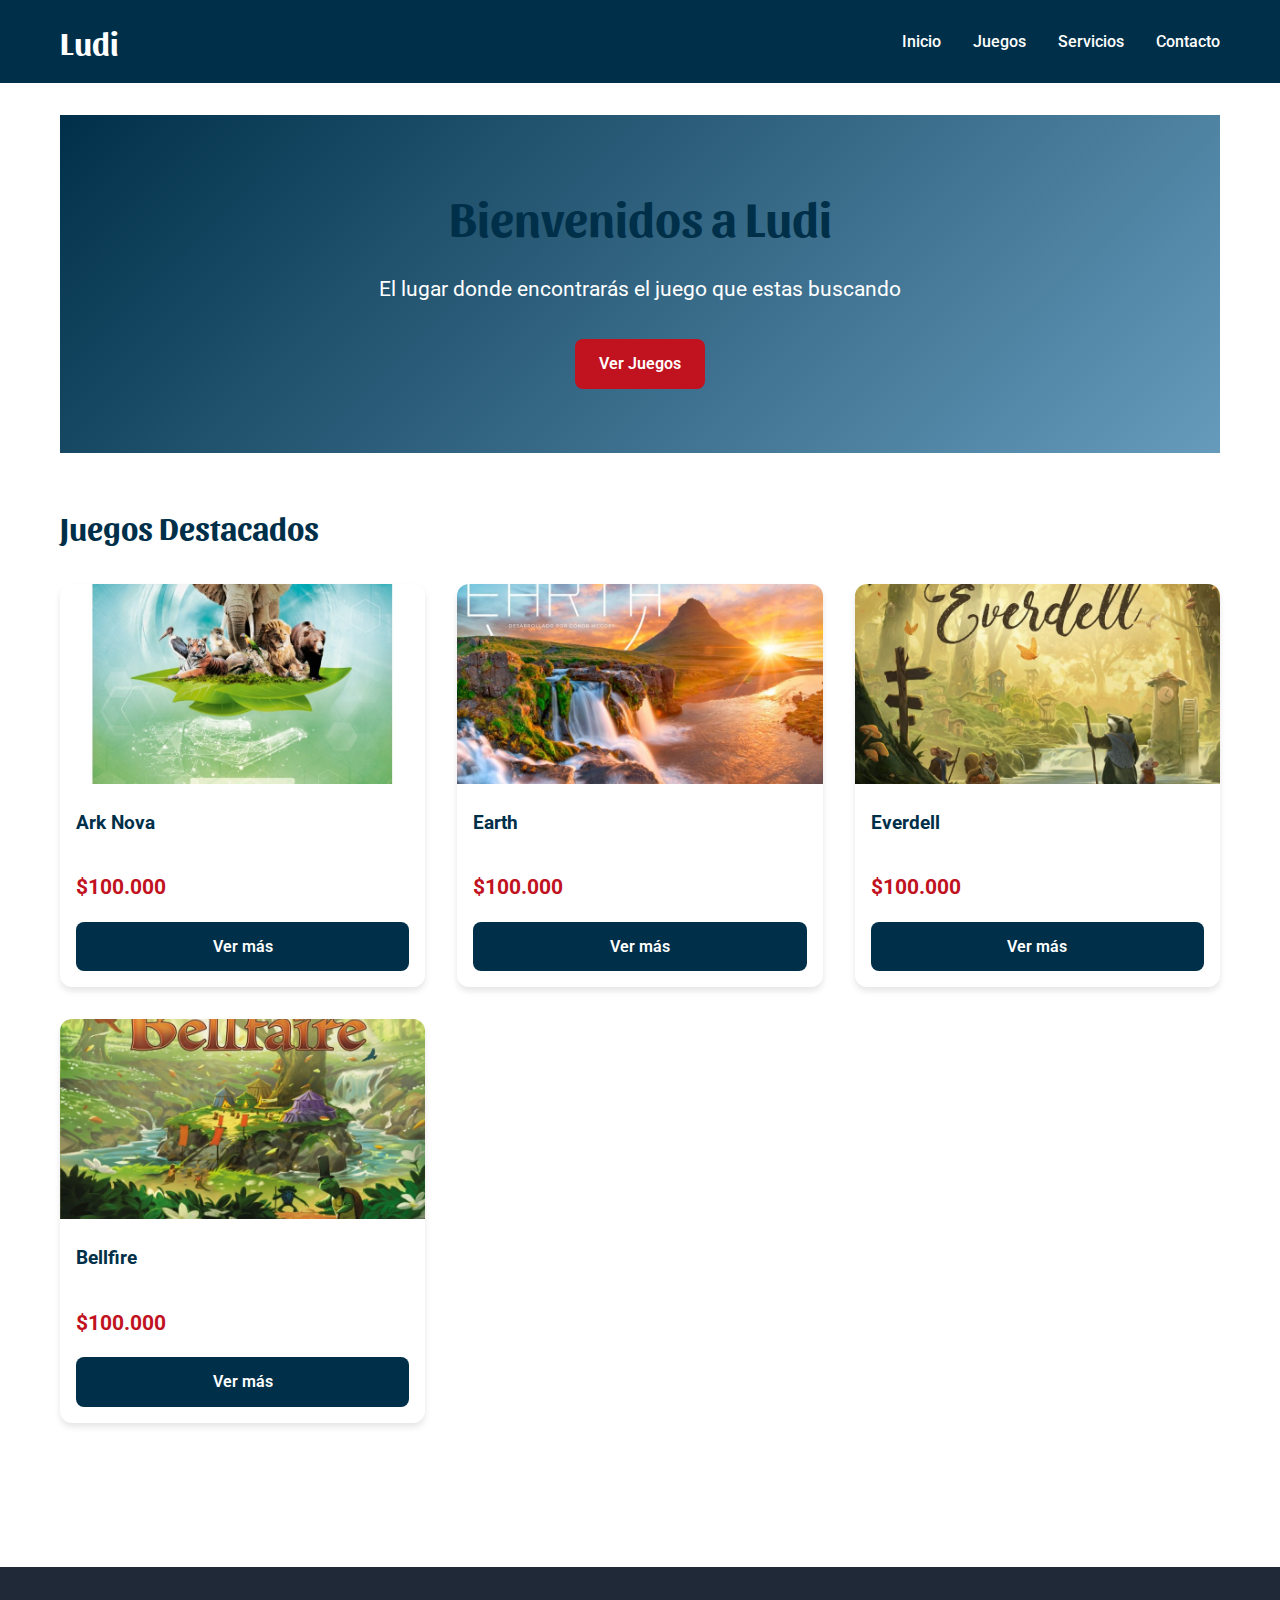
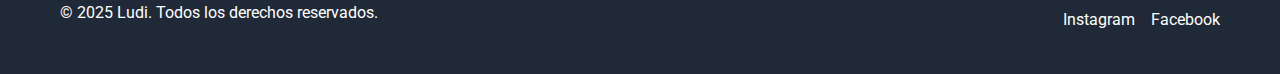
<file: index.html>
<!DOCTYPE html>
<html lang="es">
<head>
    <meta charset="UTF-8">
    <meta name="viewport" content="width=device-width, initial-scale=1.0">
    <link rel="preconnect" href="https://fonts.googleapis.com">
<link rel="preconnect" href="https://fonts.gstatic.com" crossorigin>
<link href="https://fonts.googleapis.com/css2?family=Roboto:ital,wght@0,100..900;1,100..900&family=Sansita:ital,wght@0,400;0,700;1,700;1,900&display=swap" rel="stylesheet">
    <link rel="stylesheet" href="css/style.css">
    <title>Ludi</title>
</head>
<body>
    
    <header>
        <div class="container">
    <nav>
    <div class="logo">
        <h1>Ludi</h1>
    </div>
    <ul class="menu">
        <li><a href="index.html">Inicio</a></li>
        <li><a href="productos.html">Juegos</a></li>
        <li><a href="servicios.html">Servicios</a></li>
        <li><a href="contacto.html">Contacto</a></li>
    </ul>
    </nav>
        </div>
    </header>
    <main>
        <div class="container">
        <section class="hero">
            <div class="hero-content">
            <h2>Bienvenidos a Ludi</h2>
            <p>El lugar donde encontrarás el juego que estas buscando</p>
            <a href="productos.html" class="btn-cta">Ver Juegos</a>
            </div>
        </section>
    <section class="productos-destacados">
        <h2>Juegos Destacados</h2>
        <div class="grid-productos">
            <article class="producto-card">
            <img src="imagenes/ark-nova.jpg" alt="Ark Nova">
            <h3>Ark Nova</h3>
            <p class="precio">$100.000</p>
            <a href="productos.html" class="btn-producto">Ver más</a>
            </article>
            <article class="producto-card">
            <img src="imagenes/earth.jpg" alt="Earth">
            <h3>Earth</h3>
            <p class="precio">$100.000</p>
            <a href="productos.html" class="btn-producto">Ver más</a>
            </article>
            <article class="producto-card">
            <img src="imagenes/everdell.jpg" alt="Everdell">
            <h3>Everdell</h3>
            <p class="precio">$100.000</p>
            <a href="productos.html" class="btn-producto">Ver más</a>
            </article>
            <article class="producto-card">
            <img src="imagenes/everdell-bellfaire.jpg" alt="Bellfire">
            <h3>Bellfire</h3>
            <p class="precio">$100.000</p>
            <a href="productos.html" class="btn-producto">Ver más</a>
            </article>
        </div>
    </section>
        </div>
     </main>
    <footer>
        <div class="container">
        <div class="footer-content">
            <p>&copy; 2025 Ludi. Todos los derechos reservados.</p>
            <div class="redes">
             <a href="https://instagram.com" target="_blank">Instagram</a>
            <a href="https://facebook.com" target="_blank">Facebook</a>
            </div>
        </div>
        </div>
    </footer>
</body>
</html>
</file>
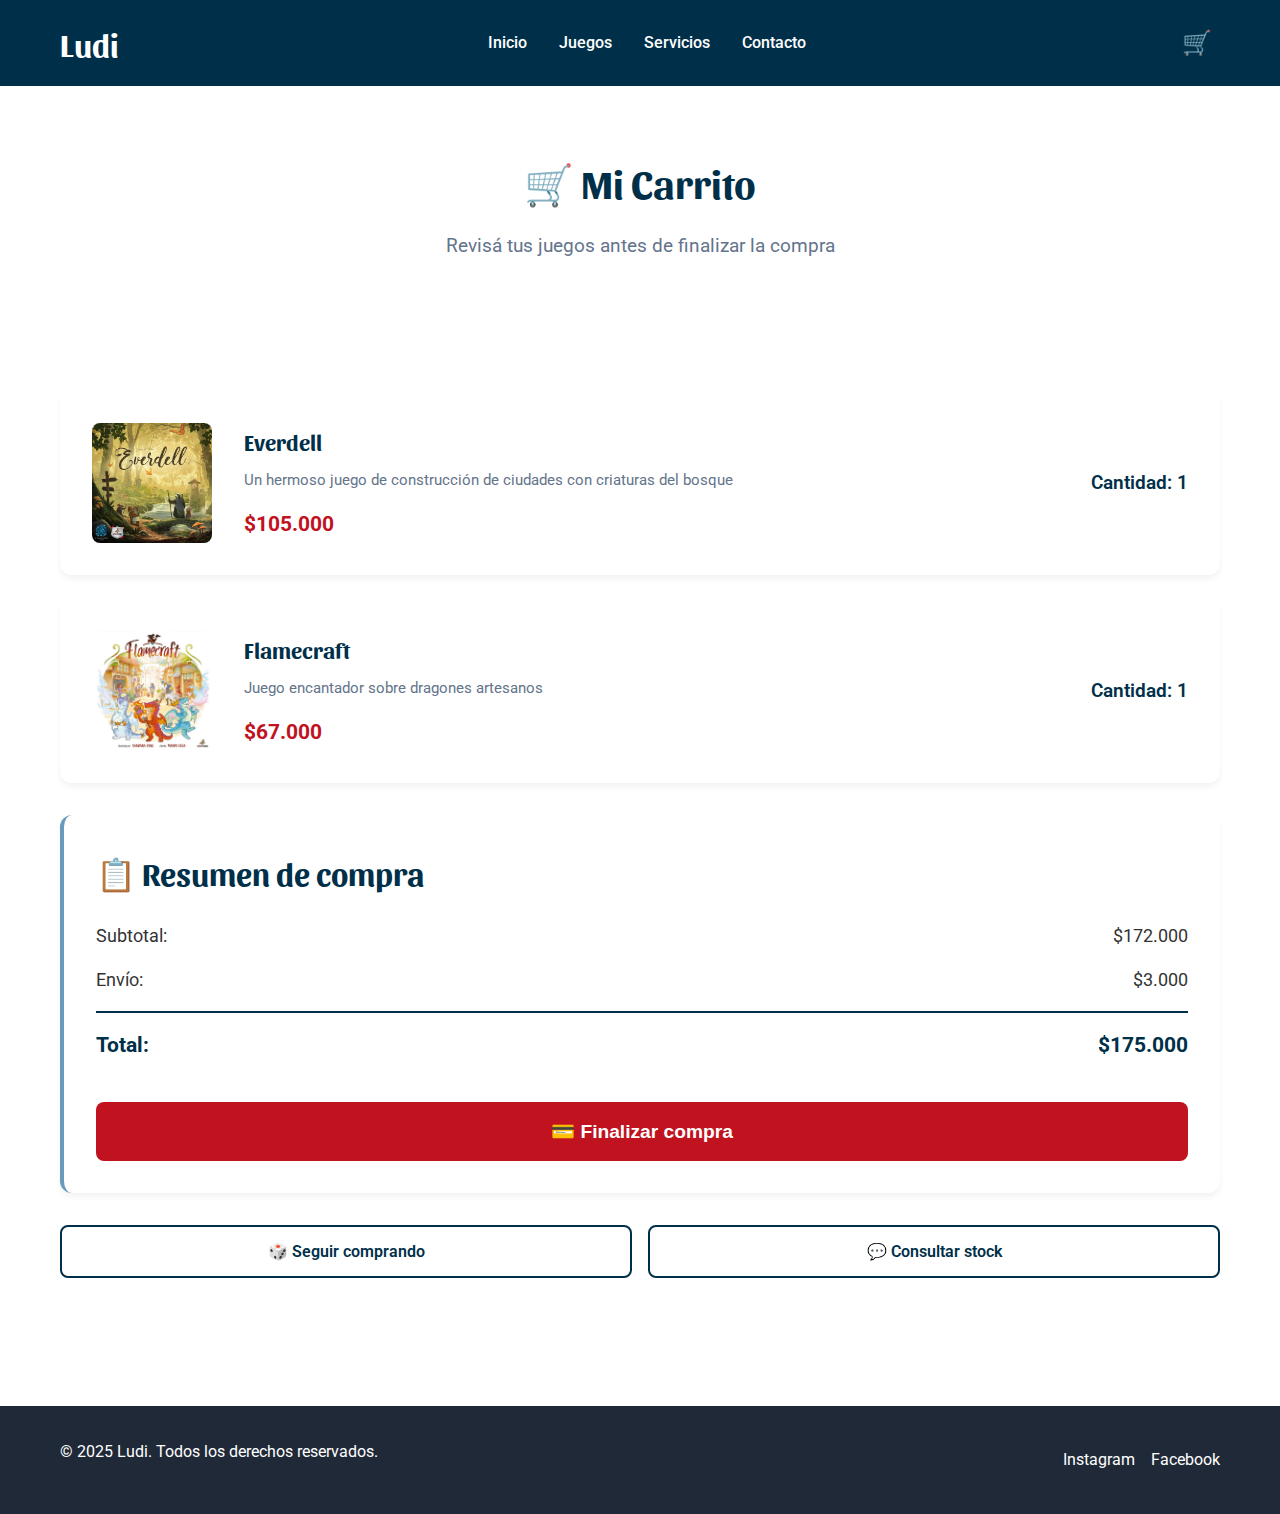
<file: carrito.html>
<!DOCTYPE html>
<html lang="es">
<head>
  <meta charset="UTF-8" />
  <meta name="viewport" content="width=device-width, initial-scale=1.0" />
  <title>Carrito - Ludi</title>
  <link rel="preconnect" href="https://fonts.googleapis.com" />
  <link rel="preconnect" href="https://fonts.gstatic.com" crossorigin />
  <link href="https://fonts.googleapis.com/css2?family=Roboto&family=Sansita:wght@700&display=swap" rel="stylesheet" />
  <link rel="stylesheet" href="css/style.css" />
</head>
<body>

  <header>
    <div class="container">
      <nav>
        <div class="logo"><h1>Ludi</h1></div>
        <ul class="menu">
          <li><a href="index.html">Inicio</a></li>
          <li><a href="productos.html">Juegos</a></li>
          <li><a href="servicios.html">Servicios</a></li>
          <li><a href="contacto.html">Contacto</a></li>
        </ul>
        <div class="nav-cart">
  <a href="carrito.html" title="Ver carrito">🛒</a>
</div>

      </nav>
    </div>
  </header>

  <main>
    <div class="container">
      <section class="page-header">
        <h1>🛒 Mi Carrito</h1>
        <p>Revisá tus juegos antes de finalizar la compra</p>
      </section>

      <div class="cart-content">
        <!-- Si el carrito estuviera vacío -->
        <!-- <div class="cart-empty">
          <div class="cart-empty-icon">🎲</div>
          <h2>Tu carrito está vacío</h2>
          <p>¡Descubrí nuestra increíble colección de juegos de mesa!</p>
          <a href="productos.html" class="btn-cta">Ver todos los juegos</a>
        </div> -->

        <!-- Lista de productos en el carrito -->
        <div class="cart-item">
          <div class="item-image">
            <img src="imagenes/everdell.jpg" alt="Everdell" />
          </div>
          <div class="item-details">
            <div class="item-name">Everdell</div>
            <div class="item-description">Un hermoso juego de construcción de ciudades con criaturas del bosque</div>
            <div class="item-price">$105.000</div>
          </div>
          <div class="quantity-display">Cantidad: 1</div>
        </div>

        <div class="cart-item">
          <div class="item-image">
            <img src="imagenes/FT_Flamecraft.jpg" alt="Flamecraft" />
          </div>
          <div class="item-details">
            <div class="item-name">Flamecraft</div>
            <div class="item-description">Juego encantador sobre dragones artesanos</div>
            <div class="item-price">$67.000</div>
          </div>
          <div class="quantity-display">Cantidad: 1</div>
        </div>

        <!-- Resumen de compra -->
        <div class="cart-summary">
          <h2>📋 Resumen de compra</h2>

          <div class="summary-row">
            <span>Subtotal:</span>
            <span>$172.000</span>
          </div>
          <div class="summary-row">
            <span>Envío:</span>
            <span>$3.000</span>
          </div>
          <div class="summary-row summary-total">
            <span>Total:</span>
            <span>$175.000</span>
          </div>

          <button class="checkout-btn">💳 Finalizar compra</button>
        </div>

        <div class="cart-actions">
          <a href="productos.html" class="action-btn">🎲 Seguir comprando</a>
          <a href="contacto.html" class="action-btn">💬 Consultar stock</a>
        </div>
      </div>
    </div>
  </main>

  <footer>
    <div class="container">
      <div class="footer-content">
        <p>&copy; 2025 Ludi. Todos los derechos reservados.</p>
        <div class="redes">
          <a href="https://instagram.com/ludi.juegos" target="_blank">Instagram</a>
          <a href="https://facebook.com" target="_blank">Facebook</a>
        </div>
      </div>
    </div>
  </footer>

</body>
</html>
</file>
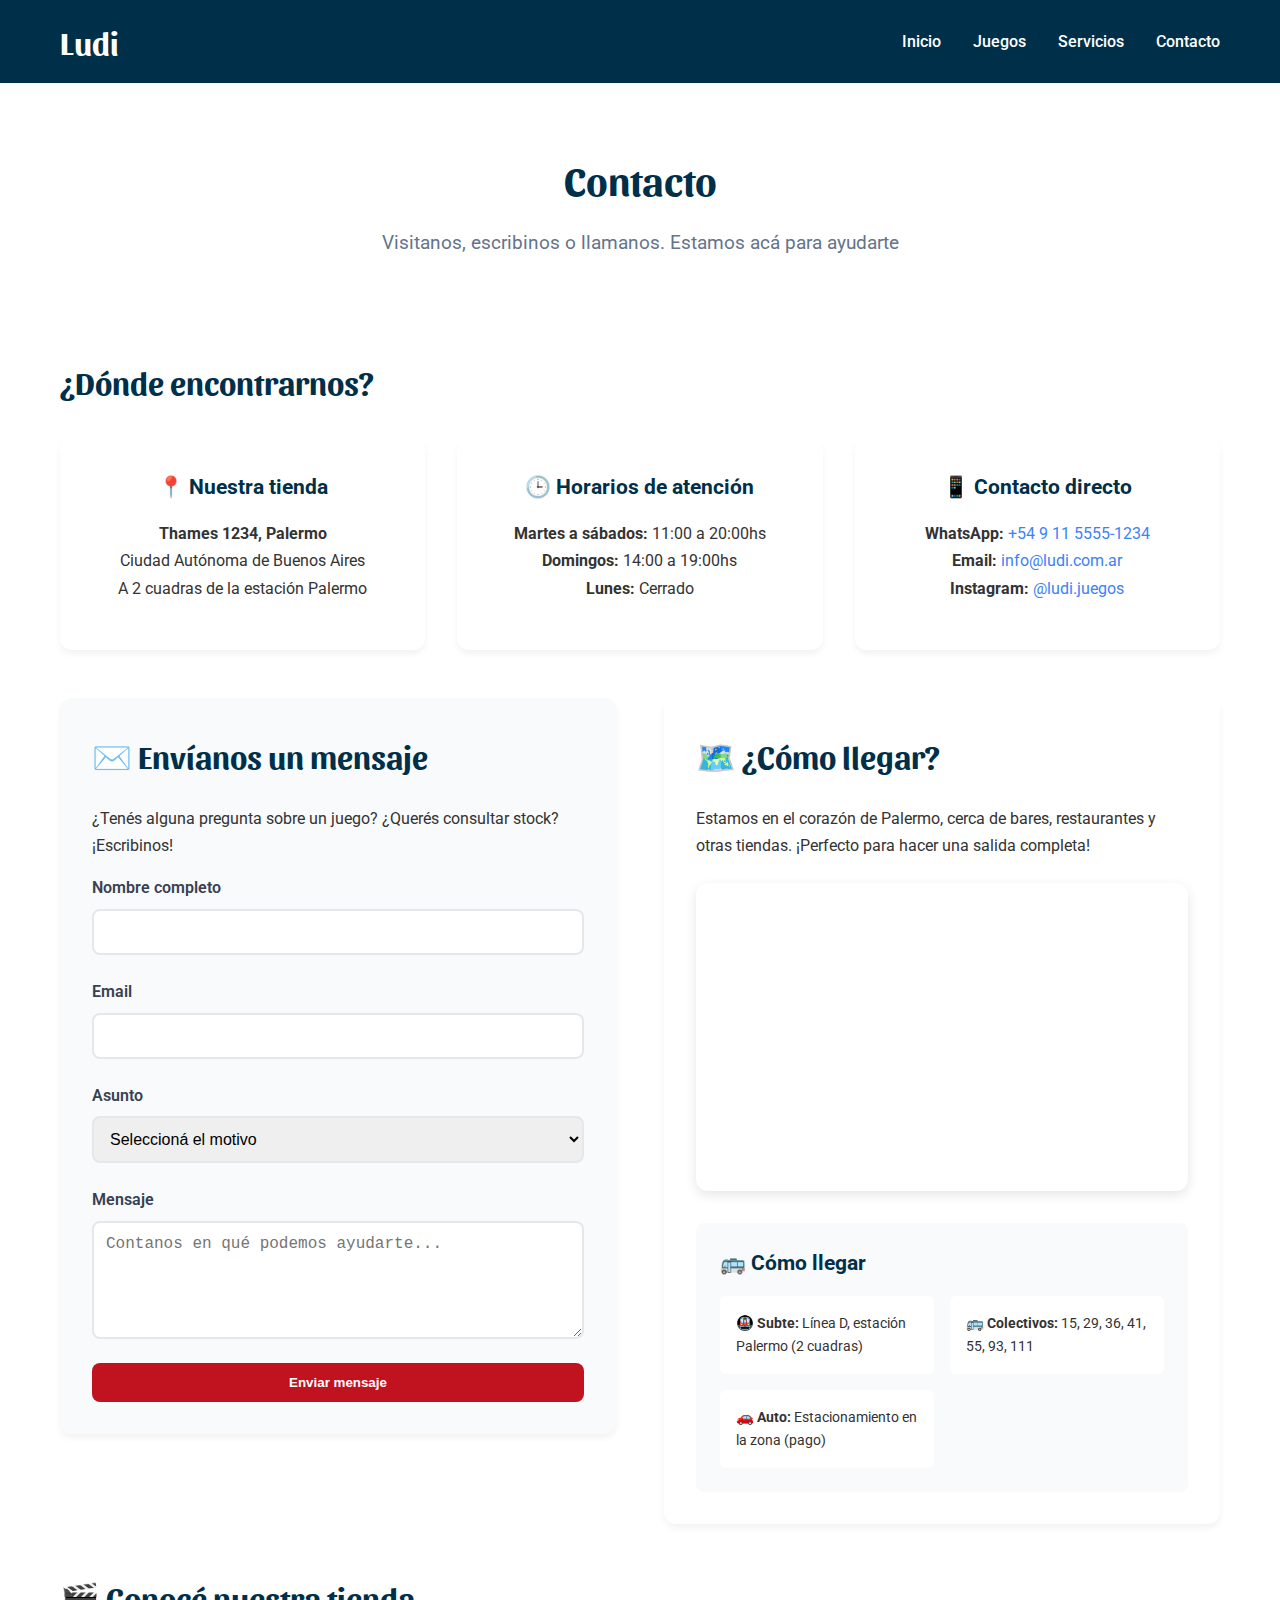
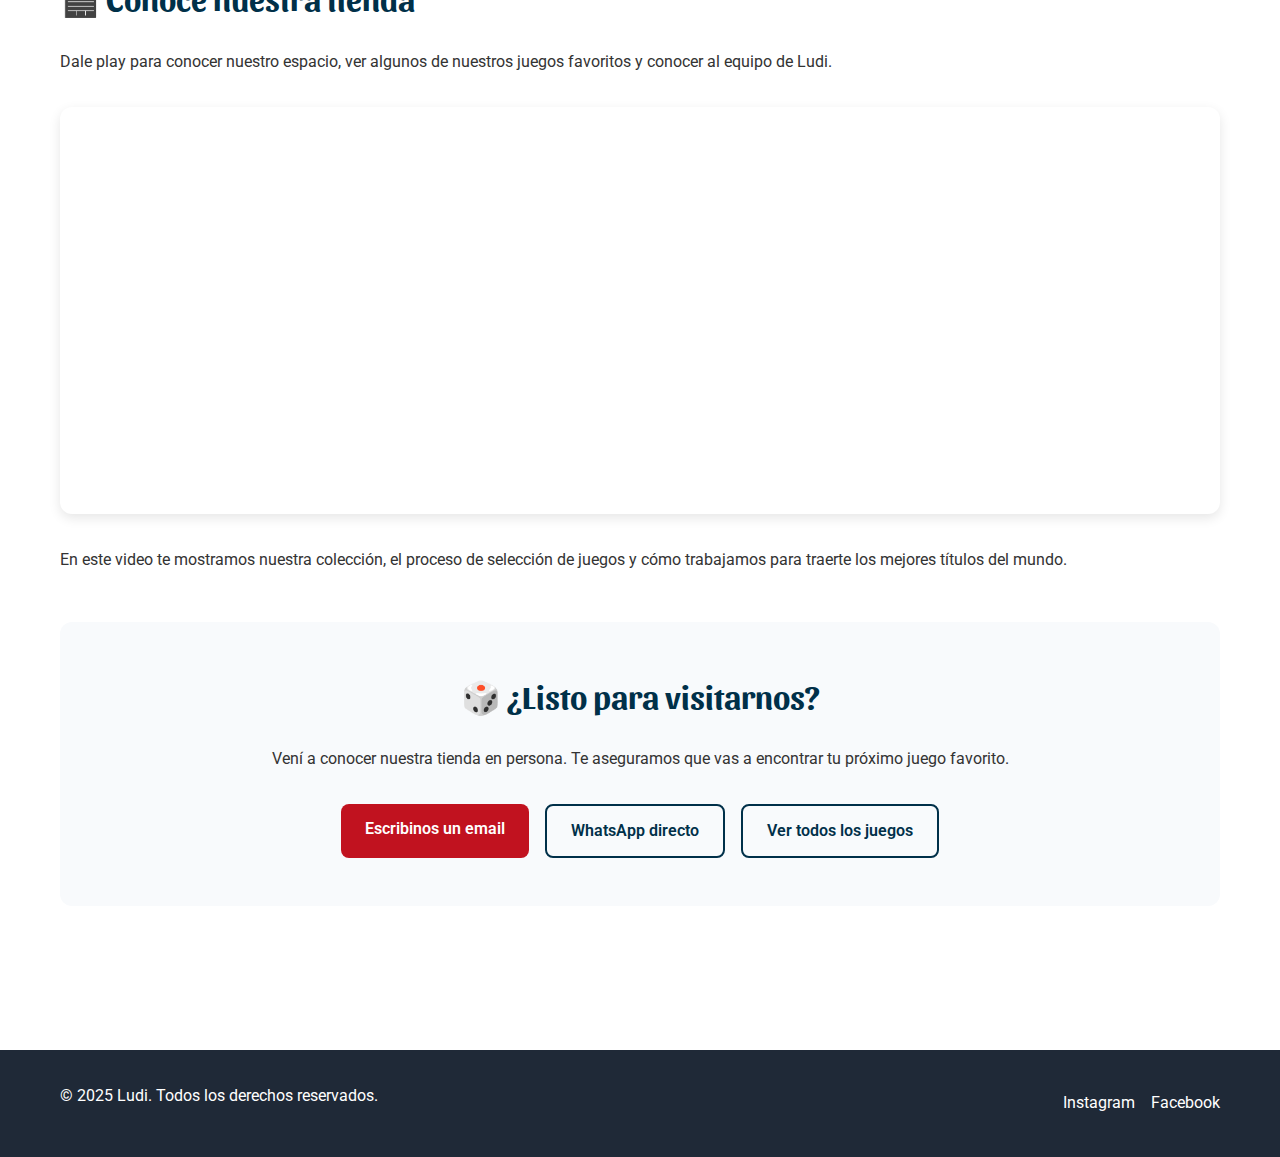
<file: contacto.html>
<!DOCTYPE html>
<html lang="es">
<head>
    <meta charset="UTF-8">
    <meta name="viewport" content="width=device-width, initial-scale=1.0">
    <link rel="preconnect" href="https://fonts.googleapis.com">
    <link rel="preconnect" href="https://fonts.gstatic.com" crossorigin>
    <link href="https://fonts.googleapis.com/css2?family=Roboto:ital,wght@0,100..900;1,100..900&family=Sansita:ital,wght@0,400;0,700;1,700;1,900&display=swap" rel="stylesheet">
    <link rel="stylesheet" href="css/style.css">
    <title>Contacto - Ludi</title>
</head>
<body>
    
    <header>
        <div class="container">
            <nav>
                <div class="logo">
                    <h1>Ludi</h1>
                </div>
                <ul class="menu">
                    <li><a href="index.html">Inicio</a></li>
                    <li><a href="productos.html">Juegos</a></li>
                    <li><a href="servicios.html">Servicios</a></li>
                    <li><a href="contacto.html">Contacto</a></li>
                </ul>
            </nav>
        </div>
    </header>

    <main>
        <div class="container">
            <section class="page-header">
                <h1>Contacto</h1>
                <p>Visitanos, escribinos o llamanos. Estamos acá para ayudarte</p>
            </section>

            <section class="info-contacto">
                <h2>¿Dónde encontrarnos?</h2>
                
                <div class="contacto-grid">
                    <div class="info-item">
                        <h3>📍 Nuestra tienda</h3>
                        <p><strong>Thames 1234, Palermo</strong><br>
                        Ciudad Autónoma de Buenos Aires<br>
                        A 2 cuadras de la estación Palermo</p>
                    </div>

                    <div class="info-item">
                        <h3>🕒 Horarios de atención</h3>
                        <p><strong>Martes a sábados:</strong> 11:00 a 20:00hs<br>
                        <strong>Domingos:</strong> 14:00 a 19:00hs<br>
                        <strong>Lunes:</strong> Cerrado</p>
                    </div>

                    <div class="info-item">
                        <h3>📱 Contacto directo</h3>
                        <p><strong>WhatsApp:</strong> <a href="https://wa.me/5491155551234" target="_blank">+54 9 11 5555-1234</a><br>
                        <strong>Email:</strong> <a href="mailto:info@ludi.com.ar" class="btn-email">info@ludi.com.ar</a><br>
                        <strong>Instagram:</strong> <a href="https://instagram.com/ludi.juegos" target="_blank">@ludi.juegos</a></p>
                    </div>
                </div>
            </section>

            <!-- NUEVO LAYOUT: Formulario y Mapa lado a lado -->
            <section class="contacto-layout">
                <!-- Formulario a la izquierda -->
                <div class="formulario-contacto">
                    <h2>✉️ Envíanos un mensaje</h2>
                    <p>¿Tenés alguna pregunta sobre un juego? ¿Querés consultar stock? ¡Escribinos!</p>
                    
                    <form class="contact-form">
                        <div class="form-group">
                            <label for="nombre">Nombre completo</label>
                            <input type="text" id="nombre" name="nombre" required>
                        </div>

                        <div class="form-group">
                            <label for="email">Email</label>
                            <input type="email" id="email" name="email" required>
                        </div>

                        <div class="form-group">
                            <label for="asunto">Asunto</label>
                            <select id="asunto" name="asunto" required>
                                <option value="">Seleccioná el motivo</option>
                                <option value="consulta-stock">Consulta de stock</option>
                                <option value="juego-demanda">Juego a demanda</option>
                                <option value="presupuesto">Solicitar presupuesto</option>
                                <option value="otro">Otro</option>
                            </select>
                        </div>

                        <div class="form-group">
                            <label for="mensaje">Mensaje</label>
                            <textarea id="mensaje" name="mensaje" rows="5" placeholder="Contanos en qué podemos ayudarte..." required></textarea>
                        </div>

                        <button type="submit" class="btn-cta">Enviar mensaje</button>
                    </form>
                </div>

                <!-- Mapa a la derecha -->
                <div class="ubicacion-mapa">
                    <h2>🗺️ ¿Cómo llegar?</h2>
                    <p>Estamos en el corazón de Palermo, cerca de bares, restaurantes y otras tiendas. ¡Perfecto para hacer una salida completa!</p>
                    
                    <div class="mapa-container">
                        <iframe 
                            src="https://www.google.com/maps/embed?pb=!1m18!1m12!1m3!1d3284.016168909334!2d-58.42847362425308!3d-34.59728037295154!2m3!1f0!2f0!3f0!3m2!1i1024!2i768!4f13.1!3m3!1m2!1s0x95bcb590c1c4e92b%3A0x68e8a1a8f1b5f5a!2sThames%201234%2C%20C1414DMT%20CABA!5e0!3m2!1ses!2sar!4v1703001234567!5m2!1ses!2sar" 
                            width="100%" 
                            height="300" 
                            style="border:0;" 
                            allowfullscreen="" 
                            loading="lazy" 
                            referrerpolicy="no-referrer-when-downgrade">
                        </iframe>
                    </div>
                    
                    <div class="transporte-info">
                        <h3>🚌 Cómo llegar</h3>
                        <div class="transporte-grid">
                            <div class="transporte-item">
                                <strong>🚇 Subte:</strong> Línea D, estación Palermo (2 cuadras)
                            </div>
                            <div class="transporte-item">
                                <strong>🚌 Colectivos:</strong> 15, 29, 36, 41, 55, 93, 111
                            </div>
                            <div class="transporte-item">
                                <strong>🚗 Auto:</strong> Estacionamiento en la zona (pago)
                            </div>
                        </div>
                    </div>
                </div>
            </section>

            <section class="video-institucional">
                <h2>🎬 Conocé nuestra tienda</h2>
                <p>Dale play para conocer nuestro espacio, ver algunos de nuestros juegos favoritos y conocer al equipo de Ludi.</p>
                
                <div class="video-container">
                    <iframe 
                        width="100%" 
                        height="400" 
                        src="https://www.youtube.com/embed/dQw4w9WgXcQ" 
                        title="Video institucional Ludi - Tienda de juegos de mesa" 
                        frameborder="0" 
                        allow="accelerometer; autoplay; clipboard-write; encrypted-media; gyroscope; picture-in-picture; web-share" 
                        allowfullscreen>
                    </iframe>
                </div>
                
                <p class="video-descripcion">En este video te mostramos nuestra colección, el proceso de selección de juegos y cómo trabajamos para traerte los mejores títulos del mundo.</p>
            </section>

            <section class="cta-final">
                <h2>🎲 ¿Listo para visitarnos?</h2>
                <p>Vení a conocer nuestra tienda en persona. Te aseguramos que vas a encontrar tu próximo juego favorito.</p>
                
                <div class="cta-buttons">
                    <a href="mailto:info@ludi.com.ar?subject=Consulta desde la web&body=Hola! Quisiera consultar sobre..." class="btn-cta">Escribinos un email</a>
                    <a href="https://wa.me/5491155551234?text=Hola! Quería consultar sobre juegos..." target="_blank" class="btn-secundario">WhatsApp directo</a>
                    <a href="productos.html" class="btn-secundario">Ver todos los juegos</a>
                </div>
            </section>
        </div>
    </main>

    <footer>
        <div class="container">
            <div class="footer-content">
                <p>&copy; 2025 Ludi. Todos los derechos reservados.</p>
                <div class="redes">
                    <a href="https://instagram.com" target="_blank">Instagram</a>
                    <a href="https://facebook.com" target="_blank">Facebook</a>
                </div>
            </div>
        </div>
    </footer>

</body>
</html>
</file>
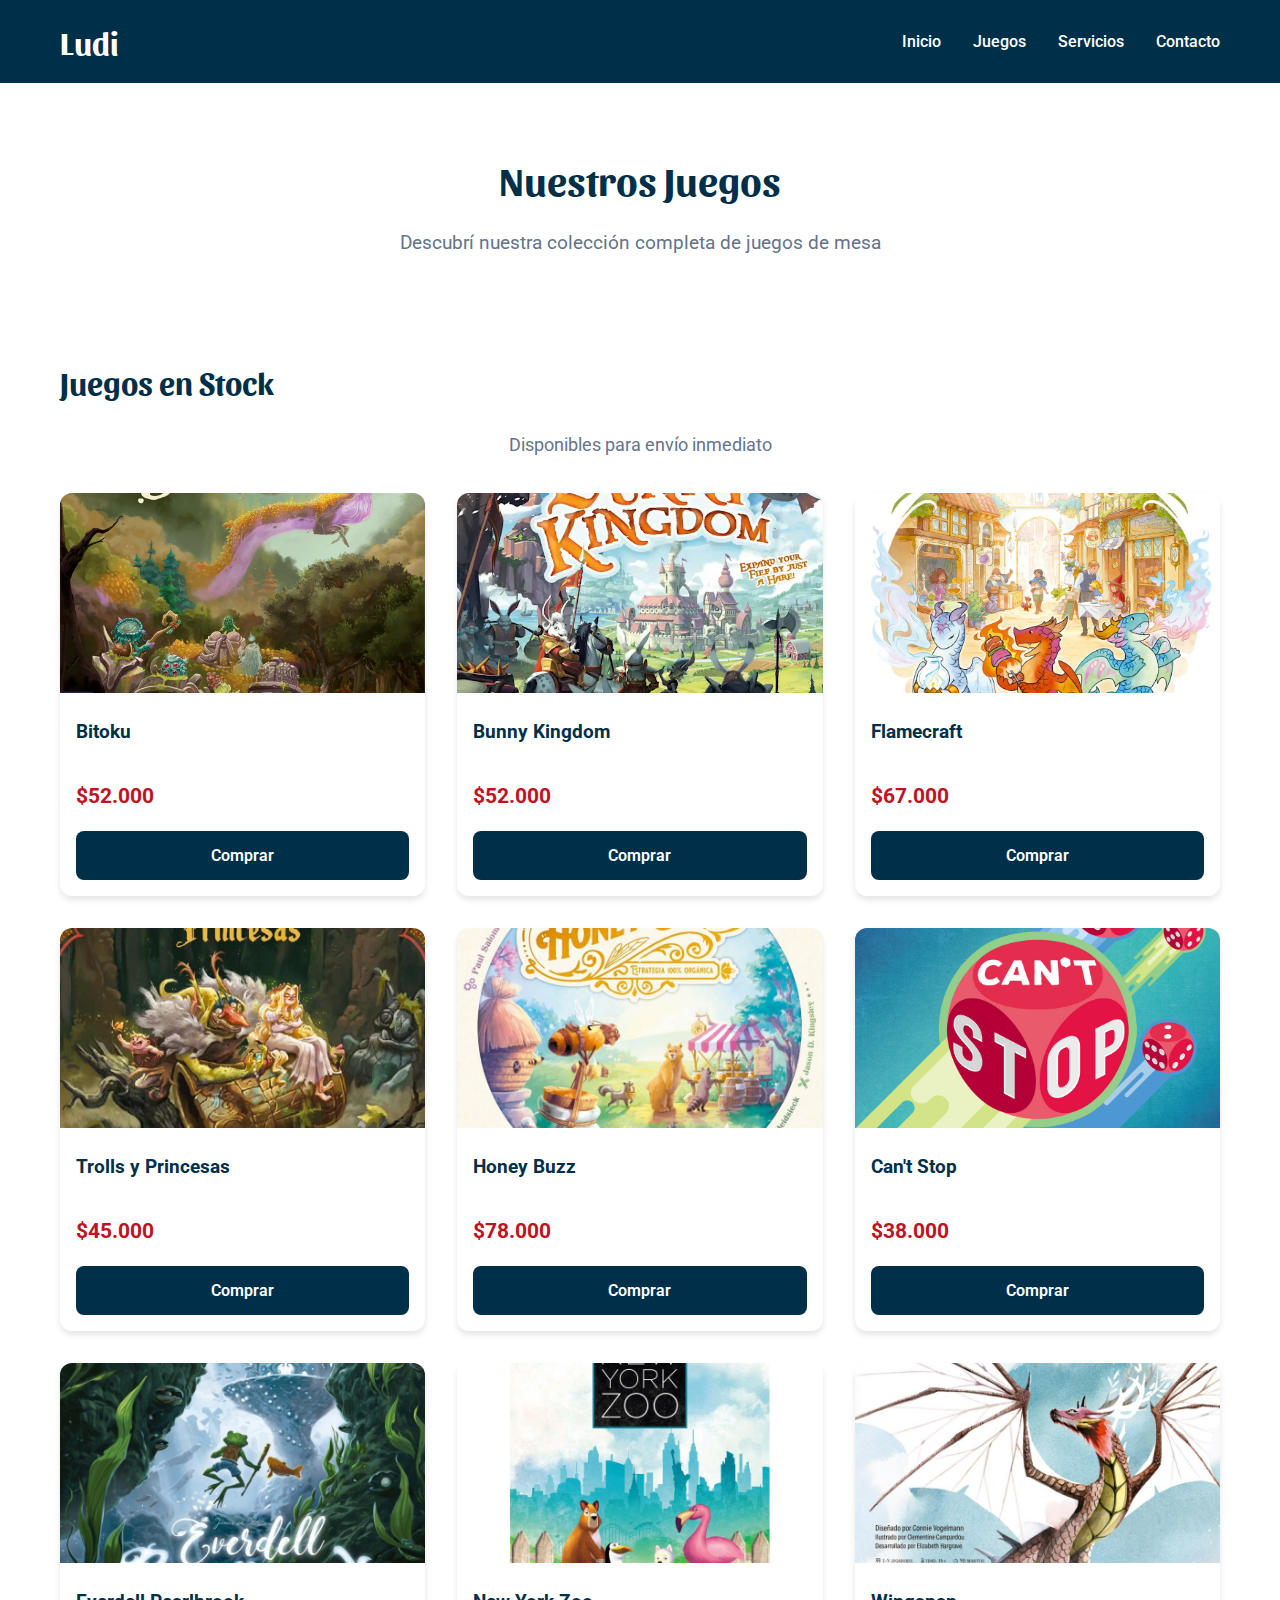
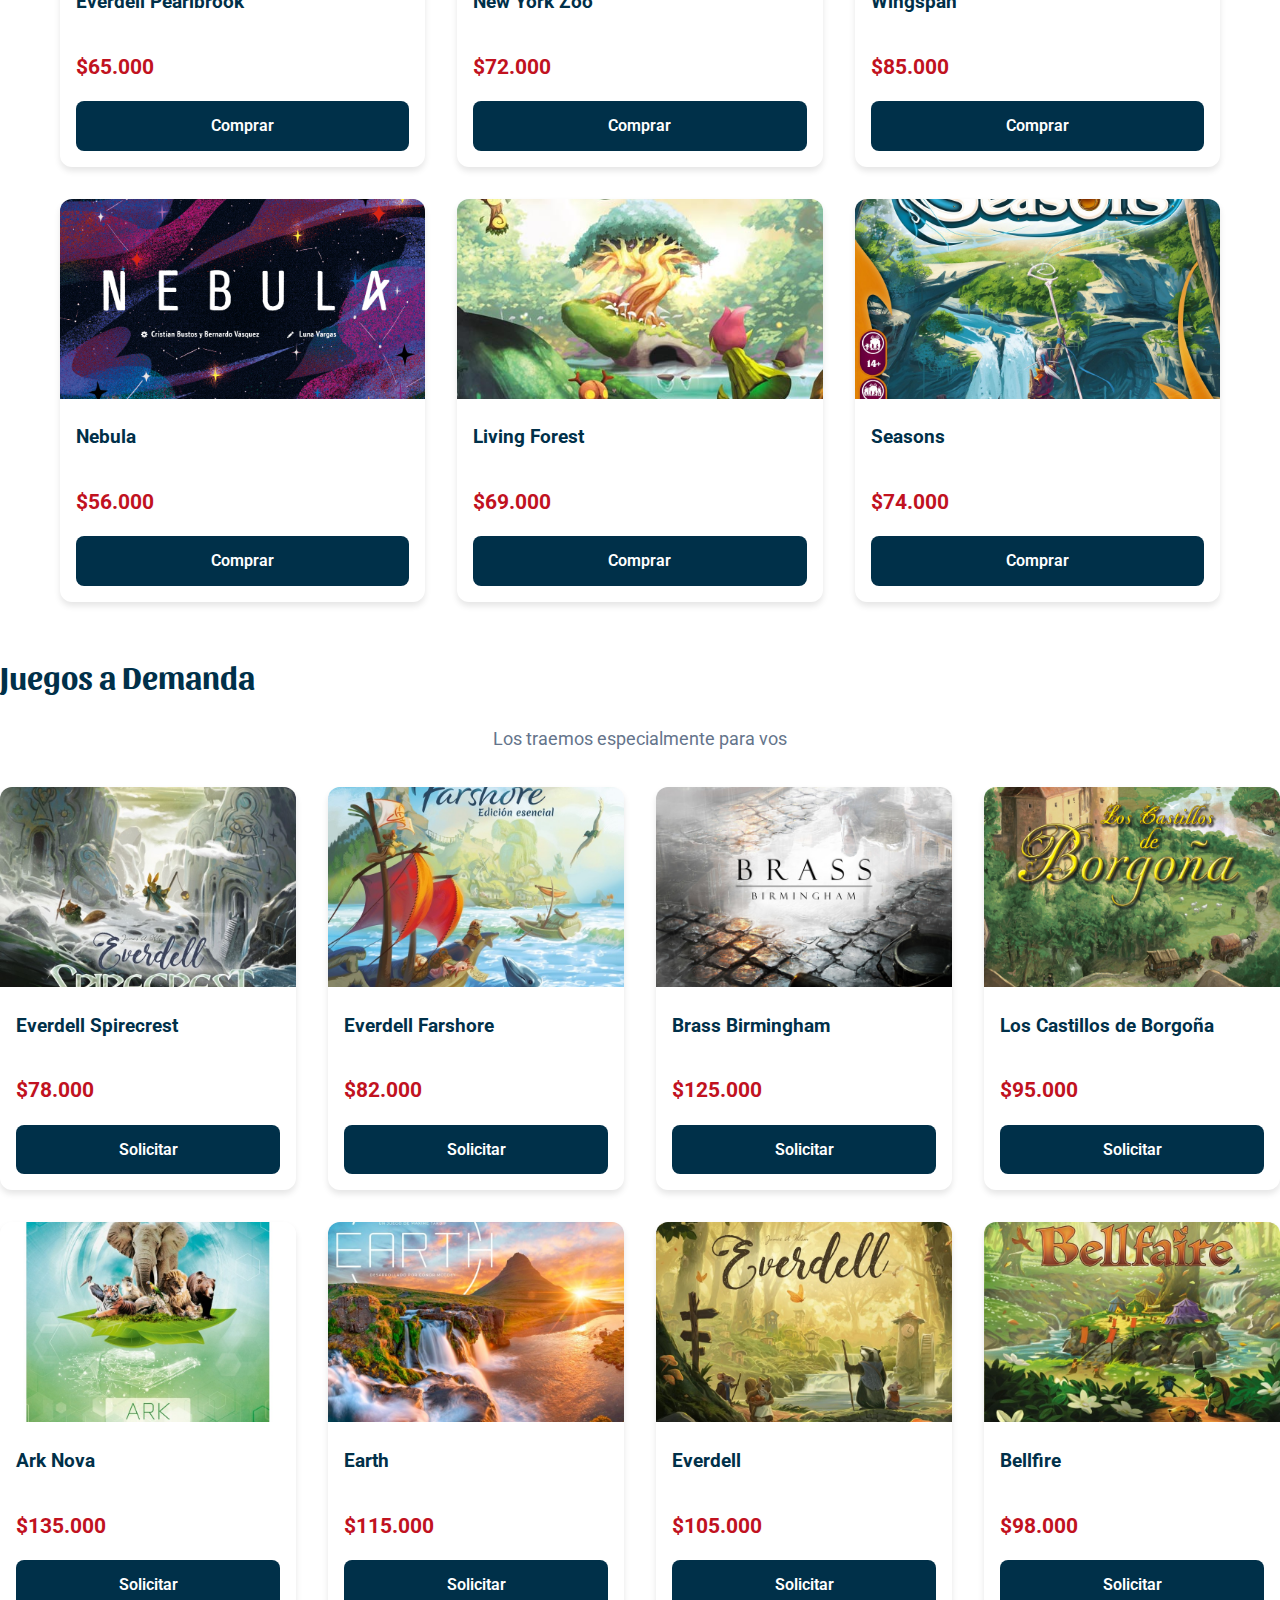
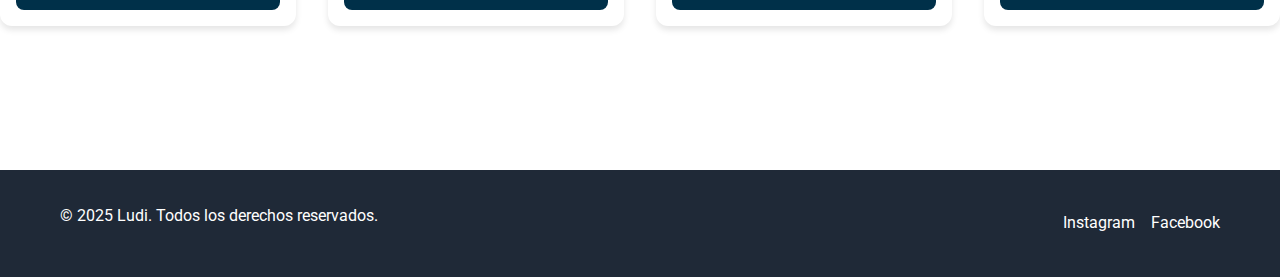
<file: productos.html>
<!DOCTYPE html>
<html lang="es">
<head>
    <meta charset="UTF-8">
    <meta name="viewport" content="width=device-width, initial-scale=1.0">
    <link rel="preconnect" href="https://fonts.googleapis.com">
    <link rel="preconnect" href="https://fonts.gstatic.com" crossorigin>
    <link href="https://fonts.googleapis.com/css2?family=Roboto:ital,wght@0,100..900;1,100..900&family=Sansita:ital,wght@0,400;0,700;1,700;1,900&display=swap" rel="stylesheet">
    <link rel="stylesheet" href="css/style.css">
    <title>Productos - Ludi</title>
</head>
<body>
    
    <header>
        <div class="container">
            <nav>
                <div class="logo">
                    <h1>Ludi</h1>
                </div>
                <ul class="menu">
                    <li><a href="index.html">Inicio</a></li>
                    <li><a href="productos.html">Juegos</a></li>
                    <li><a href="servicios.html">Servicios</a></li>
                    <li><a href="contacto.html">Contacto</a></li>
                </ul>
            </nav>
        </div>
    </header>

  <main>
    <div class="container">
        <section class="page-header">
            <h1>Nuestros Juegos</h1>
            <p>Descubrí nuestra colección completa de juegos de mesa</p>
        </section>
        
        <section class="juegos-stock">
            <h2>Juegos en Stock</h2>
            <p class="seccion-descripcion">Disponibles para envío inmediato</p>
            <div class="grid-productos">
                <!-- JUEGO 1 -->
                <article class="producto-card">
                   <img src="imagenes/cover-front_1024x1024@2x.webp" alt="Bitoku">
                   <h3>Bitoku</h3>
                    <p class="precio">$52.000</p>
                    <a href="#" class="btn-producto">Comprar</a>
                </article>
                <!-- JUEGO 2 -->
                 <article class="producto-card">
                    <img src="imagenes/_data_amul_images_3qcr_image (1).webp" alt="Bunny Kingdom">
                    <h3>Bunny Kingdom</h3>
                    <p class="precio">$52.000</p>
                    <a href="#" class="btn-producto">Comprar</a>
                </article>

                <!-- JUEGO 3 -->
                <article class="producto-card">
                    <img src="imagenes/FT_Flamecraft.jpg" alt="Flamecraft">
                    <h3>Flamecraft</h3>
                    <p class="precio">$67.000</p>
                    <a href="#" class="btn-producto">Comprar</a>
                </article>

                <!-- JUEGO 4 -->
                <article class="producto-card">
                    <img src="imagenes/troles-y-princesas.jpg" alt="Trolls y Princesas">
                    <h3>Trolls y Princesas</h3>
                    <p class="precio">$45.000</p>
                    <a href="#" class="btn-producto">Comprar</a>
                </article>
                <!-- JUEGO 5 -->
                <article class="producto-card">
                    <img src="imagenes/honey-buzz.jpg" alt="Honey Buzz">
                    <h3>Honey Buzz</h3>
                    <p class="precio">$78.000</p>
                    <a href="#" class="btn-producto">Comprar</a>
                </article>

                <!-- JUEGO 6 -->
                <article class="producto-card">
                    <img src="imagenes/FT_Cant-Stop.jpg" alt="Can't Stop">
                    <h3>Can't Stop</h3>
                    <p class="precio">$38.000</p>
                    <a href="#" class="btn-producto">Comprar</a>
                </article>

                <!-- JUEGO 7 -->
                <article class="producto-card">
                    <img src="imagenes/everdell-pearlbrook.jpg" alt="Everdell Pearlbrook">
                    <h3>Everdell Pearlbrook</h3>
                    <p class="precio">$65.000</p>
                    <a href="#" class="btn-producto">Comprar</a>
                </article>

                <!-- JUEGO 8 -->
                <article class="producto-card">
                    <img src="imagenes/new-york-zoo.jpg" alt="New York Zoo">
                    <h3>New York Zoo</h3>
                    <p class="precio">$72.000</p>
                    <a href="#" class="btn-producto">Comprar</a>
                </article>
                <!-- JUEGO 9 -->
                <article class="producto-card">
                    <img src="imagenes/wyrmspan.jpg" alt="Wingspan">
                    <h3>Wingspan</h3>
                    <p class="precio">$85.000</p>
                    <a href="#" class="btn-producto">Comprar</a>
                </article>

                <!-- JUEGO 10 -->
                <article class="producto-card">
                    <img src="imagenes/FT_nebula.jpg" alt="Nebula">
                    <h3>Nebula</h3>
                    <p class="precio">$56.000</p>
                    <a href="#" class="btn-producto">Comprar</a>
                </article>

                <!-- JUEGO 11 -->
                <article class="producto-card">
                    <img src="imagenes/SQ_Living_Forest.jpg" alt="Living Forest">
                    <h3>Living Forest</h3>
                    <p class="precio">$69.000</p>
                    <a href="#" class="btn-producto">Comprar</a>
                </article>

                <!-- JUEGO 12 -->
                <article class="producto-card">
                    <img src="imagenes/juego-mesa-seasons-217334263.jpg" alt="Seasons">
                    <h3>Seasons</h3>
                    <p class="precio">$74.000</p>
                    <a href="#" class="btn-producto">Comprar</a>
                </article>
            </div>
        </section>
            </div>
        </section>
        
        <section class="juegos-demanda">
            <h2>Juegos a Demanda</h2>
            <p class="seccion-descripcion">Los traemos especialmente para vos</p>
            <div class="grid-productos">
                   <!-- JUEGO 1 A DEMANDA -->
                <article class="producto-card">
                    <img src="imagenes/everdell-spirecrest.jpg" alt="Everdell Spirecrest">
                    <h3>Everdell Spirecrest</h3>
                    <p class="precio">$78.000</p>
                    <a href="#" class="btn-producto">Solicitar</a>
                </article>

                <!-- JUEGO 2 A DEMANDA -->
                <article class="producto-card">
                    <img src="imagenes/farshore-edicion-esencial.jpg" alt="Everdell Farshore">
                    <h3>Everdell Farshore</h3>
                    <p class="precio">$82.000</p>
                    <a href="#" class="btn-producto">Solicitar</a>
                </article>

                <!-- JUEGO 3 A DEMANDA -->
                <article class="producto-card">
                    <img src="imagenes/ft_brassbir1-21cc1b7cd71e41459216241140274416-640-0.jpg" alt="Brass Birmingham">
                    <h3>Brass Birmingham</h3>
                    <p class="precio">$125.000</p>
                    <a href="#" class="btn-producto">Solicitar</a>
                </article>

                <!-- JUEGO 4 A DEMANDA -->
                <article class="producto-card">
                    <img src="imagenes/Frontal-Portada-CastillosDeBorgoña.png" alt="Los Castillos de Borgoña">
                    <h3>Los Castillos de Borgoña</h3>
                    <p class="precio">$95.000</p>
                    <a href="#" class="btn-producto">Solicitar</a>
                </article>
                <!-- JUEGO 5 A DEMANDA -->
                <article class="producto-card">
                    <img src="imagenes/ark-nova.jpg" alt="Ark Nova">
                    <h3>Ark Nova</h3>
                    <p class="precio">$135.000</p>
                    <a href="#" class="btn-producto">Solicitar</a>
                </article>

                <!-- JUEGO 6 A DEMANDA -->
                <article class="producto-card">
                    <img src="imagenes/earth.jpg" alt="Earth">
                    <h3>Earth</h3>
                    <p class="precio">$115.000</p>
                    <a href="#" class="btn-producto">Solicitar</a>
                </article>

                <!-- JUEGO 7 A DEMANDA -->
                <article class="producto-card">
                    <img src="imagenes/everdell.jpg" alt="Everdell">
                    <h3>Everdell</h3>
                    <p class="precio">$105.000</p>
                    <a href="#" class="btn-producto">Solicitar</a>
                </article>

                <!-- JUEGO 8 A DEMANDA -->
                <article class="producto-card">
                    <img src="imagenes/everdell-bellfaire.jpg" alt="Bellfire">
                    <h3>Bellfire</h3>
                    <p class="precio">$98.000</p>
                    <a href="#" class="btn-producto">Solicitar</a>
                </article>
          
        </section>
    </div>
</main>

    <footer>
        <div class="container">
            <div class="footer-content">
                <p>&copy; 2025 Ludi. Todos los derechos reservados.</p>
                <div class="redes">
                    <a href="https://instagram.com" target="_blank">Instagram</a>
                    <a href="https://facebook.com" target="_blank">Facebook</a>
                </div>
            </div>
        </div>
    </footer>

</body>
</html>
</file>
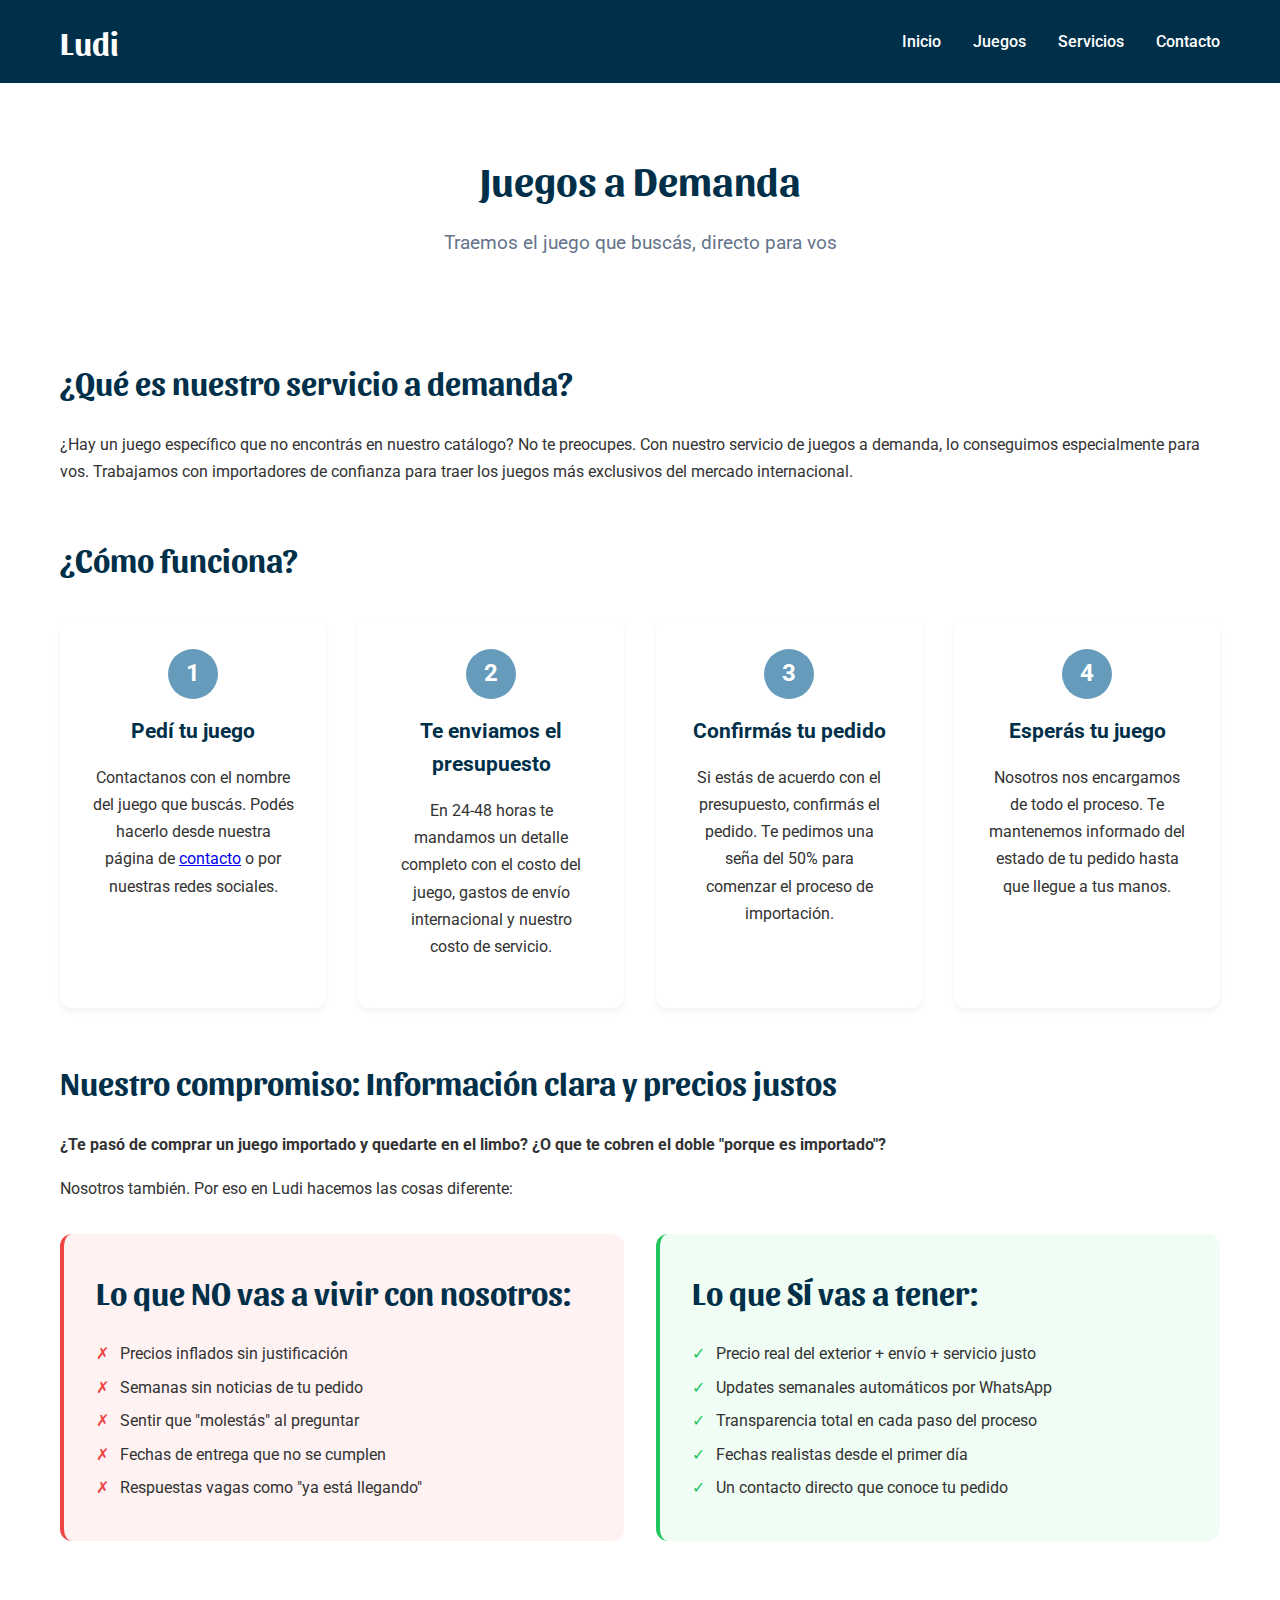
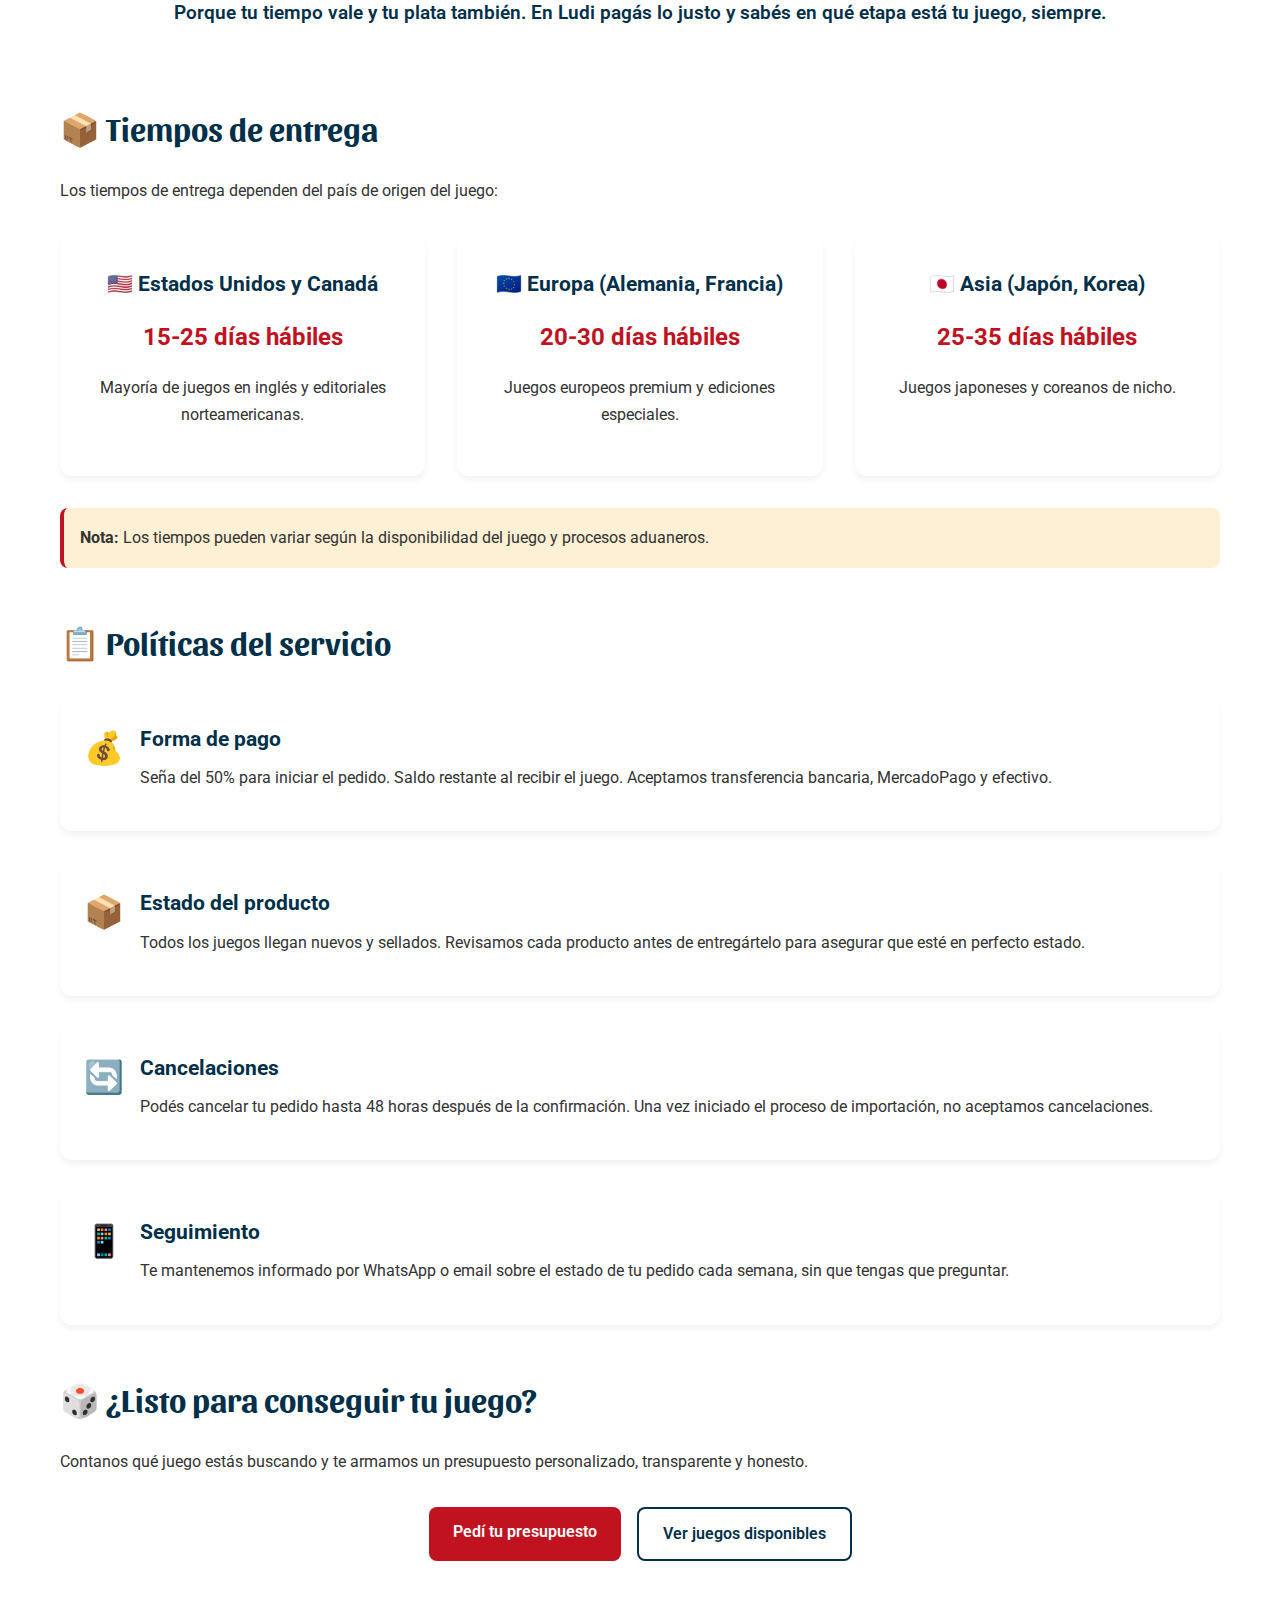
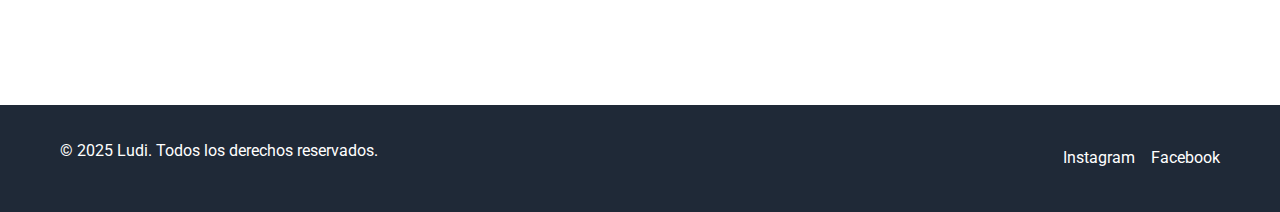
<file: servicios.html>
<!DOCTYPE html>
<html lang="es">
<head>
    <meta charset="UTF-8">
    <meta name="viewport" content="width=device-width, initial-scale=1.0">
    <link rel="preconnect" href="https://fonts.googleapis.com">
    <link rel="preconnect" href="https://fonts.gstatic.com" crossorigin>
    <link href="https://fonts.googleapis.com/css2?family=Roboto:ital,wght@0,100..900;1,100..900&family=Sansita:ital,wght@0,400;0,700;1,700;1,900&display=swap" rel="stylesheet">
    <link rel="stylesheet" href="css/style.css">
    <title>Servicios - Ludi</title>
</head>
<body>
    
    <header>
        <div class="container">
            <nav>
                <div class="logo">
                    <h1>Ludi</h1>
                </div>
                <ul class="menu">
                    <li><a href="index.html">Inicio</a></li>
                    <li><a href="productos.html">Juegos</a></li>
                    <li><a href="servicios.html">Servicios</a></li>
                    <li><a href="contacto.html">Contacto</a></li>
                </ul>
            </nav>
        </div>
    </header>

  <main>
    <div class="container">
        <section class="page-header">
            <h1>Juegos a Demanda</h1>
            <p>Traemos el juego que buscás, directo para vos</p>
        </section>

        <section class="que-es">
            <h2>¿Qué es nuestro servicio a demanda?</h2>
            <p>¿Hay un juego específico que no encontrás en nuestro catálogo? No te preocupes. Con nuestro servicio de juegos a demanda, lo conseguimos especialmente para vos. Trabajamos con importadores de confianza para traer los juegos más exclusivos del mercado internacional.</p>
        </section>

        <section class="como-funciona">
            <h2>¿Cómo funciona?</h2>
            <div class="pasos">
                <article class="paso">
                    <div class="numero">1</div>
                    <h3>Pedí tu juego</h3>
                    <p>Contactanos con el nombre del juego que buscás. Podés hacerlo desde nuestra página de <a href="contacto.html">contacto</a> o por nuestras redes sociales.</p>
                </article>

                <article class="paso">
                    <div class="numero">2</div>
                    <h3>Te enviamos el presupuesto</h3>
                    <p>En 24-48 horas te mandamos un detalle completo con el costo del juego, gastos de envío internacional y nuestro costo de servicio.</p>
                </article>

                <article class="paso">
                    <div class="numero">3</div>
                    <h3>Confirmás tu pedido</h3>
                    <p>Si estás de acuerdo con el presupuesto, confirmás el pedido. Te pedimos una seña del 50% para comenzar el proceso de importación.</p>
                </article>

                <article class="paso">
                    <div class="numero">4</div>
                    <h3>Esperás tu juego</h3>
                    <p>Nosotros nos encargamos de todo el proceso. Te mantenemos informado del estado de tu pedido hasta que llegue a tus manos.</p>
                </article>
            </div>
        </section>
        <section class="nuestro-compromiso">
    <h2>Nuestro compromiso: Información clara y precios justos</h2>
    <div class="compromiso-content">
        <p><strong>¿Te pasó de comprar un juego importado y quedarte en el limbo? ¿O que te cobren el doble "porque es importado"?</strong></p>
        <p>Nosotros también. Por eso en Ludi hacemos las cosas diferente:</p>
        
        <div class="diferencias">
            <div class="diferencia-item diferencia-no">
                <div class="texto">
                    <h2>Lo que NO vas a vivir con nosotros:</h2>
                    <ul>
                        <li>Precios inflados sin justificación</li>
                        <li>Semanas sin noticias de tu pedido</li>
                        <li>Sentir que "molestás" al preguntar</li>
                        <li>Fechas de entrega que no se cumplen</li>
                        <li>Respuestas vagas como "ya está llegando"</li>
                    </ul>
                </div>
            </div>
            
            <div class="diferencia-item diferencia-si">
                <div class="texto">
                    <h2>Lo que SÍ vas a tener:</h2>
                    <ul>
                        <li>Precio real del exterior + envío + servicio justo</li>
                        <li>Updates semanales automáticos por WhatsApp</li>
                        <li>Transparencia total en cada paso del proceso</li>
                        <li>Fechas realistas desde el primer día</li>
                        <li>Un contacto directo que conoce tu pedido</li>
                    </ul>
                </div>
            </div>
        </div>
        
        <p class="frase-cierre">Porque tu tiempo vale y tu plata también. En Ludi pagás lo justo y sabés en qué etapa está tu juego, siempre.</p>
    </div>
</section>
        <section class="tiempos-entrega">
            <h2>📦 Tiempos de entrega</h2>
            <p>Los tiempos de entrega dependen del país de origen del juego:</p>
            
            <div class="tiempos-grid">
                <div class="tiempo-card">
                    <h3>🇺🇸 Estados Unidos y Canadá</h3>
                    <p class="tiempo">15-25 días hábiles</p>
                    <p>Mayoría de juegos en inglés y editoriales norteamericanas.</p>
                </div>
                
                <div class="tiempo-card">
                    <h3>🇪🇺 Europa (Alemania, Francia)</h3>
                    <p class="tiempo">20-30 días hábiles</p>
                    <p>Juegos europeos premium y ediciones especiales.</p>
                </div>
                
                <div class="tiempo-card">
                    <h3>🇯🇵 Asia (Japón, Korea)</h3>
                    <p class="tiempo">25-35 días hábiles</p>
                    <p>Juegos japoneses y coreanos de nicho.</p>
                </div>
            </div>
            
            <p class="nota-importante"><strong>Nota:</strong> Los tiempos pueden variar según la disponibilidad del juego y procesos aduaneros.</p>
        </section>

        <section class="politicas">
            <h2>📋 Políticas del servicio</h2>
            
            <div class="politica-item">
                <span class="icono">💰</span>
                <div class="contenido">
                    <h3>Forma de pago</h3>
                    <p>Seña del 50% para iniciar el pedido. Saldo restante al recibir el juego. Aceptamos transferencia bancaria, MercadoPago y efectivo.</p>
                </div>
            </div>
            
            <div class="politica-item">
                <span class="icono">📦</span>
                <div class="contenido">
                    <h3>Estado del producto</h3>
                    <p>Todos los juegos llegan nuevos y sellados. Revisamos cada producto antes de entregártelo para asegurar que esté en perfecto estado.</p>
                </div>
            </div>
            
            <div class="politica-item">
                <span class="icono">🔄</span>
                <div class="contenido">
                    <h3>Cancelaciones</h3>
                    <p>Podés cancelar tu pedido hasta 48 horas después de la confirmación. Una vez iniciado el proceso de importación, no aceptamos cancelaciones.</p>
                </div>
            </div>
            
            <div class="politica-item">
                <span class="icono">📱</span>
                <div class="contenido">
                    <h3>Seguimiento</h3>
                    <p>Te mantenemos informado por WhatsApp o email sobre el estado de tu pedido cada semana, sin que tengas que preguntar.</p>
                </div>
            </div>
        </section>

        <section class="cta-contacto">
            <h2>🎲 ¿Listo para conseguir tu juego?</h2>
            <p>Contanos qué juego estás buscando y te armamos un presupuesto personalizado, transparente y honesto.</p>
            <div class="cta-buttons">
                <a href="contacto.html" class="btn-cta">Pedí tu presupuesto</a>
                <a href="productos.html" class="btn-secundario">Ver juegos disponibles</a>
            </div>
        </section>
    </div>
</main>

    <footer>
        <div class="container">
            <div class="footer-content">
                <p>&copy; 2025 Ludi. Todos los derechos reservados.</p>
                <div class="redes">
                    <a href="https://instagram.com" target="_blank">Instagram</a>
                    <a href="https://facebook.com" target="_blank">Facebook</a>
                </div>
            </div>
        </div>
    </footer>

</body>
</html>
</file>
<file: css/style.css>
* {
    margin: 0;
    padding: 0;
    box-sizing: border-box;
}

body {
    font-family: 'Roboto', sans-serif;
    line-height: 1.6;
    color: #333;
}


.container {
    max-width: 1200px;
    margin: 0 auto;
    padding: 0 20px; 
}



/* Header */
header {
    background-color: #003049;
    color: white;
    padding: 1rem 0;
    position: sticky;
    top: 0;
    z-index: 100;
}

nav {
    display: flex;
    justify-content: space-between;
    align-items: center;
}

.logo h1 {
    font-family: 'Sansita', sans-serif;
    font-size: 2rem;
    font-weight: 700;
}

.menu {
    display: flex;
    list-style: none;
    gap: 2rem;
}

.menu a {
    color: white;
    text-decoration: none;
    font-weight: 500;
    transition: color 0.3s ease;
}

.menu a:hover {
    color: #60a5fa;
}

/* Main  */
main {
    padding: 2rem 0; 
}

/* Secciones con mejor espaciado */
section {
    margin-bottom: 3rem; 
}

.page-header {
    text-align: center;
    margin-bottom: 3rem;
    padding: 2rem 0;
}

.page-header h1 {
    font-family: 'Sansita', sans-serif;
    font-size: 2.5rem;
    color: #003049;
    margin-bottom: 1rem;
}

.page-header p {
    font-size: 1.2rem;
    color: #64748b;
}

/* Hero section */
.hero {
    background: linear-gradient(135deg, #003049 0%, #669BBC 100%);
    color: white;
    padding: 4rem 0;
    text-align: center;
    margin-bottom: 3rem;
}

.hero-content h2 {
    font-family: 'Sansita', sans-serif;
    font-size: 3rem;
    margin-bottom: 1rem;
}

.hero-content p {
    font-size: 1.3rem;
    margin-bottom: 2rem;
}

/* Botones */
.btn-cta, .btn-producto, .btn-secundario {
    display: inline-block;
    padding: 12px 24px;
    border-radius: 8px;
    text-decoration: none;
    font-weight: 600;
    transition: all 0.3s ease;
    border: none;
    cursor: pointer;
}

.btn-cta {
    background-color: #C1121F;
    color: white;
}

.btn-cta:hover {
    background-color: #780000;
    transform: translateY(-2px);
}

.btn-producto {
    background-color: #003049;
    color: white;
}

.btn-producto:hover {
    background-color: #669BBC;
}

.btn-secundario {
    background-color: transparent;
    color: #003049;
    border: 2px solid #003049;
}

.btn-secundario:hover {
    background-color: #003049;
    color: white;
}

/* Grid de productos */
.grid-productos {
    display: grid;
    grid-template-columns: repeat(auto-fit, minmax(280px, 1fr));
    gap: 2rem;
    margin-top: 2rem;
}

.producto-card {
    background: white;
    border-radius: 12px;
    overflow: hidden;
    box-shadow: 0 4px 6px rgba(0, 0, 0, 0.1);
    transition: transform 0.3s ease, box-shadow 0.3s ease;
}

.producto-card:hover {
    transform: translateY(-5px);
    box-shadow: 0 8px 25px rgba(0, 0, 0, 0.15);
}

.producto-card img {
    width: 100%;
    height: 200px;
    object-fit: cover;
}

.producto-card h3 {
    padding: 1rem;
    font-size: 1.2rem;
    color: #003049;
}

.producto-card .precio {
    padding: 0 1rem;
    font-size: 1.3rem;
    font-weight: 700;
    color: #C1121F;
}

.producto-card .btn-producto {
    margin: 1rem;
    text-align: center;
    display: block;
}

/* sección de contacto */
.contacto-layout {
    display: grid;
    grid-template-columns: 1fr 1fr;
    gap: 3rem;
    align-items: start;
}

/* Formulario de contacto */
.formulario-contacto {
    background: #f8fafc;
    padding: 2rem;
    border-radius: 12px;
    box-shadow: 0 4px 6px rgba(0, 0, 0, 0.05);
}

.contact-form {
    display: flex;
    flex-direction: column;
    gap: 1.5rem;
}

.form-group {
    display: flex;
    flex-direction: column;
}

.form-group label {
    margin-bottom: 0.5rem;
    font-weight: 600;
    color: #374151;
}

.form-group input,
.form-group select,
.form-group textarea {
    padding: 12px;
    border: 2px solid #e5e7eb;
    border-radius: 8px;
    font-size: 1rem;
    transition: border-color 0.3s ease;
}

.form-group input:focus,
.form-group select:focus,
.form-group textarea:focus {
    outline: none;
    border-color: #3b82f6;
}

/* Sección del mapa */
.ubicacion-mapa {
    background: white;
    padding: 2rem;
    border-radius: 12px;
    box-shadow: 0 4px 6px rgba(0, 0, 0, 0.05);
}

.mapa-container {
    margin: 1.5rem 0;
    border-radius: 12px;
    overflow: hidden;
    box-shadow: 0 4px 12px rgba(0, 0, 0, 0.1);
}

.mapa-container iframe {
    width: 100%;
    height: 300px;
    border: none;
}

/* Grid de información de contacto */
.contacto-grid {
    display: grid;
    grid-template-columns: repeat(auto-fit, minmax(250px, 1fr));
    gap: 2rem;
    margin: 2rem 0;
}

.info-item {
    background: white;
    padding: 2rem;
    border-radius: 12px;
    box-shadow: 0 4px 6px rgba(0, 0, 0, 0.05);
    text-align: center;
}

.info-item h3 {
    color: #003049;
    margin-bottom: 1rem;
    font-size: 1.3rem;
}

.info-item a {
    color: #3b82f6;
    text-decoration: none;
}

.info-item a:hover {
    text-decoration: underline;
}

/* Transporte info */
.transporte-info {
    margin-top: 2rem;
    padding: 1.5rem;
    background: #f8fafc;
    border-radius: 8px;
}

.transporte-grid {
    display: grid;
    grid-template-columns: repeat(auto-fit, minmax(200px, 1fr));
    gap: 1rem;
    margin-top: 1rem;
}

.transporte-item {
    padding: 1rem;
    background: white;
    border-radius: 6px;
    font-size: 0.9rem;
}

/* Servicios - Pasos del proceso */
.pasos {
    display: grid;
    grid-template-columns: repeat(auto-fit, minmax(250px, 1fr));
    gap: 2rem;
    margin: 2rem 0;
}

.paso {
    background: white;
    padding: 2rem;
    border-radius: 12px;
    box-shadow: 0 4px 6px rgba(0, 0, 0, 0.05);
    text-align: center;
}

.numero {
    width: 50px;
    height: 50px;
    background: #669BBC;
    color: white;
    border-radius: 50%;
    display: flex;
    align-items: center;
    justify-content: center;
    font-size: 1.5rem;
    font-weight: bold;
    margin: 0 auto 1rem auto;
}

/* Video container */
.video-container {
    margin: 2rem 0;
    border-radius: 12px;
    overflow: hidden;
    box-shadow: 0 4px 12px rgba(0, 0, 0, 0.1);
}

.video-container iframe {
    width: 100%;
    height: 400px;
    border: none;
}

/* Compromisos y diferencias */
.diferencias {
    display: grid;
    grid-template-columns: 1fr 1fr;
    gap: 2rem;
    margin: 2rem 0;
}

.diferencia-item {
    padding: 2rem;
    border-radius: 12px;
}

.diferencia-no {
    background: #fef2f2;
    border-left: 4px solid #ef4444;
}

.diferencia-si {
    background: #f0fdf4;
    border-left: 4px solid #22c55e;
}

.diferencia-item ul {
    list-style: none;
    padding-left: 0;
}

.diferencia-item li {
    margin: 0.5rem 0;
    padding-left: 1.5rem;
    position: relative;
}

.diferencia-no li:before {
    content: "✗";
    color: #ef4444;
    position: absolute;
    left: 0;
}

.diferencia-si li:before {
    content: "✓";
    color: #22c55e;
    position: absolute;
    left: 0;
}

/* Tiempos de entrega */
.tiempos-grid {
    display: grid;
    grid-template-columns: repeat(auto-fit, minmax(250px, 1fr));
    gap: 2rem;
    margin: 2rem 0;
}

.tiempo-card {
    background: white;
    padding: 2rem;
    border-radius: 12px;
    box-shadow: 0 4px 6px rgba(0, 0, 0, 0.05);
    text-align: center;
}

.tiempo {
    font-size: 1.5rem;
    font-weight: bold;
    color: #C1121F;
    margin: 1rem 0;
}

/* Políticas */
.politica-item {
    display: flex;
    align-items: flex-start;
    gap: 1rem;
    margin: 2rem 0;
    padding: 1.5rem;
    background: white;
    border-radius: 12px;
    box-shadow: 0 4px 6px rgba(0, 0, 0, 0.05);
}

.icono {
    font-size: 2rem;
    flex-shrink: 0;
}

.contenido h3 {
    color: #003049;
    margin-bottom: 0.5rem;
}

/* CTA buttons */
.cta-buttons {
    display: flex;
    gap: 1rem;
    justify-content: center;
    flex-wrap: wrap;
    margin-top: 2rem;
}

.cta-final {
    text-align: center;
    background: #f8fafc;
    padding: 3rem 2rem;
    border-radius: 12px;
    margin: 3rem 0;
}

/* Footer */
footer {
    background: #1f2937;
    color: white;
    padding: 2rem 0;
    margin-top: 4rem;
}

.footer-content {
    display: flex;
    justify-content: space-between;
    align-items: center;
}

.redes {
    display: flex;
    gap: 1rem;
}

.redes a {
    color: white;
    text-decoration: none;
}

.redes a:hover {
    color: #60a5fa;
}


@media (max-width: 768px) {
    .hero-content h2 {
        font-size: 2rem;
    }
    
    .page-header h1 {
        font-size: 2rem;
    }
    
    .menu {
        flex-direction: column;
        gap: 1rem;
    }
    
    nav {
        flex-direction: column;
        gap: 1rem;
    }
    
    .contacto-layout {
        grid-template-columns: 1fr;
        gap: 2rem;
    }
    
    .diferencias {
        grid-template-columns: 1fr;
    }
    
    .footer-content {
        flex-direction: column;
        gap: 1rem;
        text-align: center;
    }
    
    .cta-buttons {
        flex-direction: column;
        align-items: center;
    }
    
    .btn-cta, .btn-secundario {
        width: 100%;
        max-width: 300px;
        text-align: center;
    }
}

@media (max-width: 480px) {
    .container {
        padding: 0 10px;
    }
    
    .hero {
        padding: 2rem 0;
    }
    
    .grid-productos {
        grid-template-columns: 1fr;
    }
    
    .pasos {
        grid-template-columns: 1fr;
    }
    
    .tiempos-grid {
        grid-template-columns: 1fr;
    }
}


.seccion-descripcion {
    color: #64748b;
    font-size: 1.1rem;
    margin-bottom: 2rem;
    text-align: center;
}

.nota-importante {
    background: #FDF0D5;
    padding: 1rem;
    border-radius: 8px;
    border-left: 4px solid #C1121F;
    margin-top: 1rem;
}

.frase-cierre {
    font-size: 1.2rem;
    font-weight: 600;
    color: #003049;
    text-align: center;
    margin-top: 2rem;
    padding: 1.5rem;
    background: white;
    border-radius: 8px;
}

.btn-email {
    color: #2563eb;
    text-decoration: none;
}

.btn-email:hover {
    text-decoration: underline;
}


h2 {
    font-family: 'Sansita', sans-serif;
    color: #003049;
    margin-bottom: 1.5rem;
    font-size: 2rem;
}

h3 {
    color: #003049;
    margin-bottom: 1rem;
    font-size: 1.3rem;
}

p {
    margin-bottom: 1rem;
    line-height: 1.7;
}


img {
    max-width: 100%;
    height: auto;
}

/*carrito*/
/* Estilos específicos para el carrito */
.cart-content {
    padding: 2rem 0;
}

.cart-empty {
    text-align: center;
    padding: 4rem 2rem;
    background: #f8fafc;
    border-radius: 12px;
    color: #64748b;
    display: none;
}

.cart-empty-icon {
    font-size: 4rem;
    margin-bottom: 1rem;
    color: #003049;
}

.cart-item {
    display: flex;
    align-items: center;
    padding: 2rem;
    background: white;
    border-radius: 12px;
    margin-bottom: 1.5rem;
    box-shadow: 0 4px 6px rgba(0, 0, 0, 0.05);
    transition: transform 0.3s ease, box-shadow 0.3s ease;
}

.cart-item:hover {
    transform: translateY(-2px);
    box-shadow: 0 8px 25px rgba(0, 0, 0, 0.1);
}

.item-image {
    width: 120px;
    height: 120px;
    border-radius: 8px;
    margin-right: 2rem;
    overflow: hidden;
    flex-shrink: 0;
}

.item-image img {
    width: 100%;
    height: 100%;
    object-fit: cover;
}

.item-details {
    flex: 1;
}

.item-name {
    font-family: 'Sansita', cursive;
    font-size: 1.4rem;
    font-weight: 700;
    color: #003049;
    margin-bottom: 0.5rem;
}

.item-description {
    color: #64748b;
    margin-bottom: 1rem;
    font-size: 0.95rem;
}

.item-price {
    font-size: 1.3rem;
    font-weight: 700;
    color: #C1121F;
}

.quantity-controls {
    display: flex;
    align-items: center;
    margin: 0 2rem;
    gap: 1rem;
}

.quantity-btn {
    width: 40px;
    height: 40px;
    border: 2px solid #003049;
    background: white;
    color: #003049;
    border-radius: 8px;
    cursor: pointer;
    font-size: 1.2rem;
    font-weight: bold;
    transition: all 0.3s ease;
    display: flex;
    align-items: center;
    justify-content: center;
}

.quantity-btn:hover {
    background: #003049;
    color: white;
}

.quantity-display {
    font-size: 1.2rem;
    font-weight: 600;
    min-width: 30px;
    text-align: center;
    color: #003049;
}

.remove-btn {
    background: #C1121F;
    color: white;
    border: none;
    padding: 12px 20px;
    border-radius: 8px;
    cursor: pointer;
    font-weight: 600;
    transition: all 0.3s ease;
}

.remove-btn:hover {
    background: #780000;
    transform: translateY(-2px);
}

.cart-summary {
    background: white;
    padding: 2rem;
    border-radius: 12px;
    box-shadow: 0 4px 6px rgba(0, 0, 0, 0.05);
    margin-top: 2rem;
    border-left: 4px solid #669BBC;
}

.summary-row {
    display: flex;
    justify-content: space-between;
    margin-bottom: 1rem;
    font-size: 1.1rem;
}

.summary-total {
    border-top: 2px solid #003049;
    padding-top: 1rem;
    font-size: 1.3rem;
    font-weight: 700;
    color: #003049;
}

.checkout-btn {
    width: 100%;
    background: #C1121F;
    color: white;
    border: none;
    padding: 18px;
    border-radius: 8px;
    font-size: 1.2rem;
    font-weight: 600;
    cursor: pointer;
    margin-top: 1.5rem;
    transition: all 0.3s ease;
}

.checkout-btn:hover {
    background: #780000;
    transform: translateY(-2px);
}

.cart-actions {
    display: grid;
    grid-template-columns: repeat(auto-fit, minmax(200px, 1fr));
    gap: 1rem;
    margin-top: 2rem;
}

.action-btn {
    padding: 12px 20px;
    border: 2px solid #003049;
    background: white;
    color: #003049;
    border-radius: 8px;
    cursor: pointer;
    font-weight: 600;
    transition: all 0.3s ease;
    text-decoration: none;
    text-align: center;
    display: flex;
    align-items: center;
    justify-content: center;
    gap: 0.5rem;
}

.action-btn:hover {
    background: #003049;
    color: white;
    transform: translateY(-2px);
}

.coupon-section {
    background: #f8fafc;
    padding: 1.5rem;
    border-radius: 8px;
    margin: 1rem 0;
}

.coupon-input {
    display: flex;
    gap: 1rem;
    margin-top: 1rem;
}

.coupon-input input {
    flex: 1;
    padding: 12px;
    border: 2px solid #e5e7eb;
    border-radius: 8px;
    font-size: 1rem;
}

.coupon-input input:focus {
    outline: none;
    border-color: #669BBC;
}

.coupon-btn {
    background: #669BBC;
    color: white;
    border: none;
    padding: 12px 20px;
    border-radius: 8px;
    cursor: pointer;
    font-weight: 600;
    transition: all 0.3s ease;
}

.coupon-btn:hover {
    background: #5a8ba3;
}

.discount-applied {
    background: #f0fdf4;
    color: #15803d;
    padding: 1rem;
    border-radius: 8px;
    margin: 1rem 0;
    border-left: 4px solid #22c55e;
}

@media (max-width: 768px) {
    .cart-item {
        flex-direction: column;
        text-align: center;
        padding: 1.5rem;
    }

    .item-image {
        margin-right: 0;
        margin-bottom: 1rem;
    }

    .quantity-controls {
        margin: 1rem 0;
    }

    .cart-actions {
        grid-template-columns: 1fr;
    }

    .coupon-input {
        flex-direction: column;
    }
}
.nav-cart a {
    font-size: 1.5rem;
    color: white;
    text-decoration: none;
    padding: 0.5rem;
    border-radius: 50%;
    display: inline-block;
    transition: background-color 0.3s ease, transform 0.3s ease;
}

.nav-cart a:hover {
    background-color: #60a5fa;
    transform: scale(1.1);
    color: white;
}
</file>
